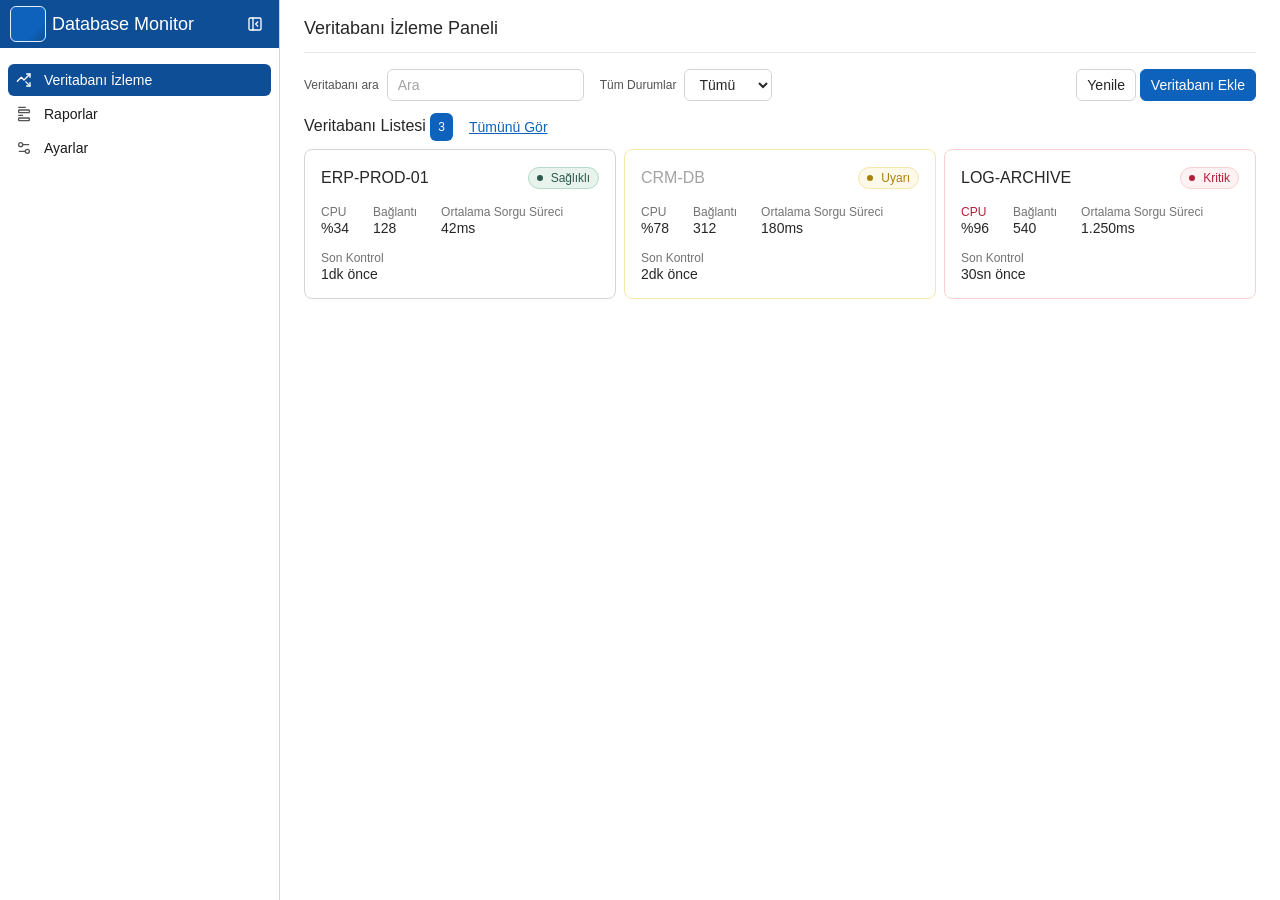
<file: index.html>
<!DOCTYPE html>
<html lang="tr">

<head>
    <meta charset="UTF-8">
    <meta name="viewport" content="width=device-width, initial-scale=1.0">
    <title>Database Monitor</title>
    <link rel="stylesheet" href="css/main.css">

</head>

<body>

    <a href="#main-content" class="skip-link">İçeriğe geç</a>

    <aside class="sidebar">
        <div class="sidebar__top">
            <div class="sidebar__brand">
                <span class="sidebar__logo"></span>
                <p class="sidebar__title">Database Monitor</p>
            </div>

            <input type="checkbox" id="sidebar-collapse" class="sidebar__state">
            <label for="sidebar-collapse" class="sidebar__toggle">
                <svg xmlns="http://www.w3.org/2000/svg" width="24" height="24" viewBox="0 0 24 24" fill="none"
                    stroke="currentColor" stroke-width="2" stroke-linecap="round" stroke-linejoin="round"
                    class="lucide lucide-panel-left-close preview-icon">
                    <rect width="18" height="18" x="3" y="3" rx="2" />
                    <path d="M9 3v18" />
                    <path d="m16 15-3-3 3-3" />
                </svg>
            </label>

        </div>


        <nav>
            <ul class="sidebar__list">
                <li>
                    <a href="index.html" class="sidebar__link" aria-current="page">
                        <span class="sidebar__icon">
                            <svg xmlns="http://www.w3.org/2000/svg" width="24" height="24" viewBox="0 0 24 24"
                                fill="none" stroke="currentColor" stroke-width="2" stroke-linecap="round"
                                stroke-linejoin="round" class="lucide lucide-trending-up-down preview-icon">
                                <path d="M14.828 14.828 21 21" />
                                <path d="M21 16v5h-5" />
                                <path d="m21 3-9 9-4-4-6 6" />
                                <path d="M21 8V3h-5" />
                            </svg>
                        </span>
                        <span class="sidebar__label">Veritabanı İzleme</span>
                    </a>
                </li>

                <li>
                    <a href="reports.html" class="sidebar__link">
                        <span class="sidebar__icon">
                            <svg xmlns="http://www.w3.org/2000/svg" width="24" height="24" viewBox="0 0 24 24"
                                fill="none" stroke="currentColor" stroke-width="2" stroke-linecap="round"
                                stroke-linejoin="round" class="lucide lucide-form preview-icon">
                                <path d="M4 14h6" />
                                <path d="M4 2h10" />
                                <rect x="4" y="18" width="16" height="4" rx="1" />
                                <rect x="4" y="6" width="16" height="4" rx="1" />
                            </svg>
                        </span>
                        <span class="sidebar__label">Raporlar</span>
                    </a>
                </li>

                <li>
                    <a href="settings.html" class="sidebar__link">
                        <span class="sidebar__icon">
                            <svg xmlns="http://www.w3.org/2000/svg" width="24" height="24" viewBox="0 0 24 24"
                                fill="none" stroke="currentColor" stroke-width="2" stroke-linecap="round"
                                stroke-linejoin="round" class="lucide lucide-settings-2 preview-icon">
                                <path d="M14 17H5" />
                                <path d="M19 7h-9" />
                                <circle cx="17" cy="17" r="3" />
                                <circle cx="7" cy="7" r="3" />
                            </svg>
                        </span>
                        <span class="sidebar__label">Ayarlar</span>
                    </a>
                </li>

            </ul>
        </nav>

    </aside>

    <main id="main-content">
        <div class="page-top">
            <header class="page-header">
                <h1>Veritabanı İzleme Paneli</h1>
            </header>

            <div class="toolbar">
                <search>

                    <form class="toolbar__filters">
                        <div class="field">
                            <label for="db-search">Veritabanı ara</label>
                            <input type="search" id="db-search" class="input" placeholder="Ara">
                        </div>

                        <div class="field">

                            <label for="status-filter">Tüm Durumlar</label>
                            <select id="status-filter" class="input">
                                <option value="all">Tümü</option>
                                <option value="healthy">Sağlıklı</option>
                                <option value="warning">Uyarı</option>
                                <option value="critical">Kritik</option>

                            </select>
                        </div>
                        <button type="reset" class="button toolbar__clear">Temizle</button>
                    </form>

                </search>

                <div class="toolbar__actions">
                    <button type="button" class="button">Yenile</button>
                    <button type="button" class="button button--primary">Veritabanı Ekle</button>
                </div>

            </div>
        </div>

        <section>

            <header class="section-header">
                <h2>Veritabanı Listesi <span class="k-chip">3</span></h2>
                <a href="#" class="k-link">Tümünü Gör</a>
            </header>

            <div class="card-grid">

                <article class="card">

                    <div class="card__header">
                        <h3><a href="erp-prod-01.html">ERP-PROD-01</a></h3>
                        <span class="badge badge--healthy">Sağlıklı</span>
                    </div>

                    <dl class="metrics">
                        <div>
                            <dt>CPU</dt>
                            <dd>%34</dd>
                        </div>
                        <div>
                            <dt>Bağlantı</dt>
                            <dd>128</dd>
                        </div>
                        <div>
                            <dt>Ortalama Sorgu Süreci</dt>
                            <dd>42ms</dd>
                        </div>
                    </dl>
                    <dl>
                        <dt>Son Kontrol</dt>
                        <dd><time datetime="2026-10-14T13:37">1dk önce</time></dd>
                    </dl>
                </article>


                <article class="card">

                    <div class="card__header">
                        <h3><a href="crm-db.html" class="card__link--muted">CRM-DB</a></h3>
                        <span class="badge badge--warning">Uyarı</span>
                    </div>

                    <dl class="metrics">
                        <div>
                            <dt>CPU</dt>
                            <dd>%78</dd>
                        </div>
                        <div>
                            <dt>Bağlantı</dt>
                            <dd>312</dd>
                        </div>
                        <div>
                            <dt>Ortalama Sorgu Süreci</dt>
                            <dd>180ms</dd>
                        </div>
                    </dl>

                    <dl>
                        <dt>Son Kontrol</dt>
                        <dd><time datetime="2026-10-14T13:36">2dk önce</time></dd>
                    </dl>

                </article>

                <article class="card">

                    <div class="card__header">
                        <h3><a href="log-archive.html">LOG-ARCHIVE</a></h3>
                        <span class="badge badge--critical">Kritik</span>
                    </div>

                    <dl class="metrics">
                        <div>
                            <dt class="text-error">CPU</dt>
                            <dd>%96</dd>
                        </div>
                        <div>
                            <dt>Bağlantı</dt>
                            <dd>540</dd>
                        </div>
                        <div>
                            <dt>Ortalama Sorgu Süreci</dt>
                            <dd>1.250ms</dd>
                        </div>
                    </dl>
                    <dl>
                        <dt>Son Kontrol</dt>
                        <dd><time datetime="2026-10-14T13:37:30">30sn önce</time></dd>
                    </dl>

                </article>

                <div class="empty-state">
                    <p class="empty-state__title">Henüz izlenen veritabanı yok</p>
                    <p class="empty-state__description">Veritabanı Ekle ile ilk veritabanınızı ekleyin.</p>
                </div>

            </div>

        </section>



    </main>

</body>

</html>
</file>
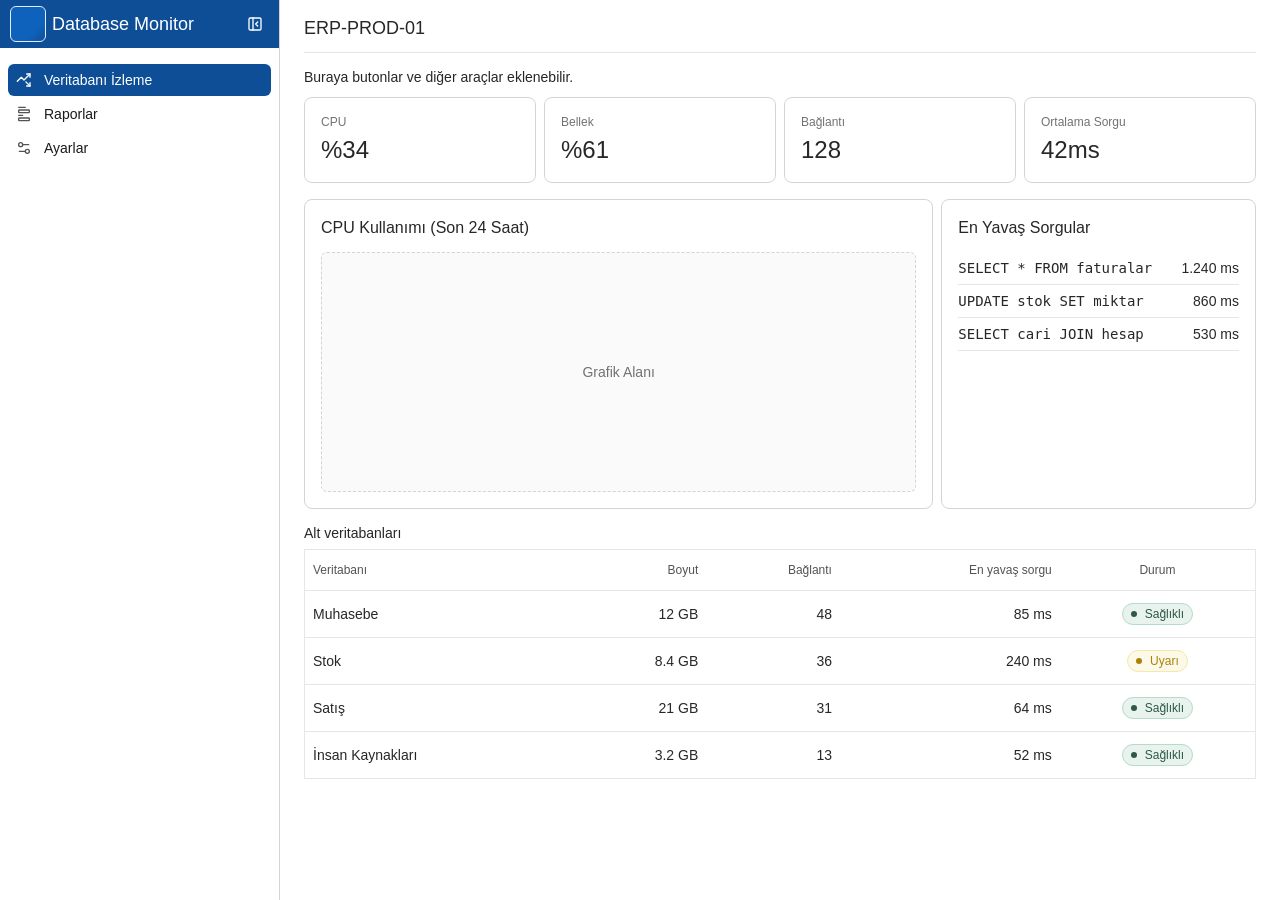
<file: erp-prod-01.html>
<!DOCTYPE html>
<html lang="tr">

<head>
    <meta charset="UTF-8">
    <meta name="viewport" content="width=device-width, initial-scale=1.0">
    <title>ERP-PROD-01</title>
    <link rel="stylesheet" href="css/main.css">


</head>

<body>
    <a href="#main-content" class="skip-link">İçeriğe geç</a>
    <aside class="sidebar">
        <div class="sidebar__top">
            <div class="sidebar__brand">
                <span class="sidebar__logo"></span>
                <p class="sidebar__title">Database Monitor</p>
            </div>

            <input type="checkbox" id="sidebar-collapse" class="sidebar__state">
            <label for="sidebar-collapse" class="sidebar__toggle">
                <svg xmlns="http://www.w3.org/2000/svg" width="24" height="24" viewBox="0 0 24 24" fill="none"
                    stroke="currentColor" stroke-width="2" stroke-linecap="round" stroke-linejoin="round"
                    class="lucide lucide-panel-left-close preview-icon">
                    <rect width="18" height="18" x="3" y="3" rx="2" />
                    <path d="M9 3v18" />
                    <path d="m16 15-3-3 3-3" />
                </svg>
            </label>
            
        </div>

        <nav>
            <ul class="sidebar__list">
                <li>
                    <a href="index.html" class="sidebar__link" aria-current="page">
                        <span class="sidebar__icon">
                            <svg xmlns="http://www.w3.org/2000/svg" width="24" height="24" viewBox="0 0 24 24"
                                fill="none" stroke="currentColor" stroke-width="2" stroke-linecap="round"
                                stroke-linejoin="round" class="lucide lucide-trending-up-down preview-icon">
                                <path d="M14.828 14.828 21 21" />
                                <path d="M21 16v5h-5" />
                                <path d="m21 3-9 9-4-4-6 6" />
                                <path d="M21 8V3h-5" />
                            </svg>
                        </span>
                        <span class="sidebar__label">Veritabanı İzleme</span>
                    </a>
                </li>

                <li>
                    <a href="reports.html" class="sidebar__link">
                        <span class="sidebar__icon">
                            <svg xmlns="http://www.w3.org/2000/svg" width="24" height="24" viewBox="0 0 24 24"
                                fill="none" stroke="currentColor" stroke-width="2" stroke-linecap="round"
                                stroke-linejoin="round" class="lucide lucide-form preview-icon">
                                <path d="M4 14h6" />
                                <path d="M4 2h10" />
                                <rect x="4" y="18" width="16" height="4" rx="1" />
                                <rect x="4" y="6" width="16" height="4" rx="1" />
                            </svg>
                        </span>
                        <span class="sidebar__label">Raporlar</span>
                    </a>
                </li>

                <li>
                    <a href="settings.html" class="sidebar__link">
                        <span class="sidebar__icon">
                            <svg xmlns="http://www.w3.org/2000/svg" width="24" height="24" viewBox="0 0 24 24"
                                fill="none" stroke="currentColor" stroke-width="2" stroke-linecap="round"
                                stroke-linejoin="round" class="lucide lucide-settings-2 preview-icon">
                                <path d="M14 17H5" />
                                <path d="M19 7h-9" />
                                <circle cx="17" cy="17" r="3" />
                                <circle cx="7" cy="7" r="3" />
                            </svg>
                        </span>
                        <span class="sidebar__label">Ayarlar</span>
                    </a>
                </li>

            </ul>
        </nav>

    </aside>

    <main id="main-content">
        <div class="page-top">
            <header class="page-header">
                <h1>ERP-PROD-01</h1>
            </header>
            <div class="toolbar">
                Buraya butonlar ve diğer araçlar eklenebilir.
            </div>
        </div>

        <dl class="stat-grid">
            <div class="card stat">
                <dt class="stat__label">CPU</dt>
                <dd class="stat__value">%34</dd>
            </div>
            <div class="card stat">
                <dt class="stat__label">Bellek</dt>
                <dd class="stat__value">%61</dd>
            </div>
            <div class="card stat">
                <dt class="stat__label">Bağlantı</dt>
                <dd class="stat__value">128</dd>
            </div>
            <div class="card stat">
                <dt class="stat__label">Ortalama Sorgu</dt>
                <dd class="stat__value">42ms</dd>
            </div>

        </dl>

        <div class="detail-layout">
            <section class="card panel">
                <h2 class="panel__title">CPU Kullanımı (Son 24 Saat)</h2>
                <div class="chart-placeholder">Grafik Alanı</div>
            </section>

            <section class="card panel">
                <h2 class="panel__title">En Yavaş Sorgular</h2>
                <ol class="query-list">
                    <li><code>SELECT * FROM faturalar</code><span>1.240 ms</span></li>
                    <li><code>UPDATE stok SET miktar</code><span>860 ms</span></li>
                    <li><code>SELECT cari JOIN hesap</code><span>530 ms</span></li>
                </ol>
            </section>

        </div>

        <table>

            <!-- Table başlığı -->
            <caption>Alt veritabanları</caption>
            <!-- Thead TableHeader sütun başlıkları -->
            <thead>
                <tr>
                    <th scope="col">Veritabanı</th>
                    <th scope="col" class="num">Boyut</th>
                    <th scope="col" class="num">Bağlantı</th>
                    <th scope="col" class="num">En yavaş sorgu</th>
                    <th scope="col" class="center">Durum</th>
                </tr>
            </thead>
            <!-- Tbody TableBody içerik textleri -->
            <tbody>
                <tr>
                    <th scope="row">Muhasebe</th>
                    <td class="num">12 GB</td>
                    <td class="num">48</td>
                    <td class="num">85 ms</td>
                    <td class="center"><span class="badge badge--healthy">Sağlıklı</span></td>
                </tr>

                <tr>
                    <th scope="row">Stok</th>
                    <td class="num">8.4 GB</td>
                    <td class="num">36</td>
                    <td class="num">240 ms</td>
                    <td class="center"><span class="badge badge--warning">Uyarı</span></td>
                </tr>

                <tr>
                    <th scope="row">Satış</th>
                    <td class="num">21 GB</td>
                    <td class="num">31</td>
                    <td class="num">64 ms</td>
                    <td class="center"><span class="badge badge--healthy">Sağlıklı</span></td>
                </tr>

                <tr>
                    <th scope="row">İnsan Kaynakları</th>
                    <td class="num">3.2 GB</td>
                    <td class="num">13</td>
                    <td class="num">52 ms</td>
                    <td class="center"><span class="badge badge--healthy">Sağlıklı</span></td>
                </tr>

            </tbody>
        </table>



    </main>

</body>


</html>
</file>
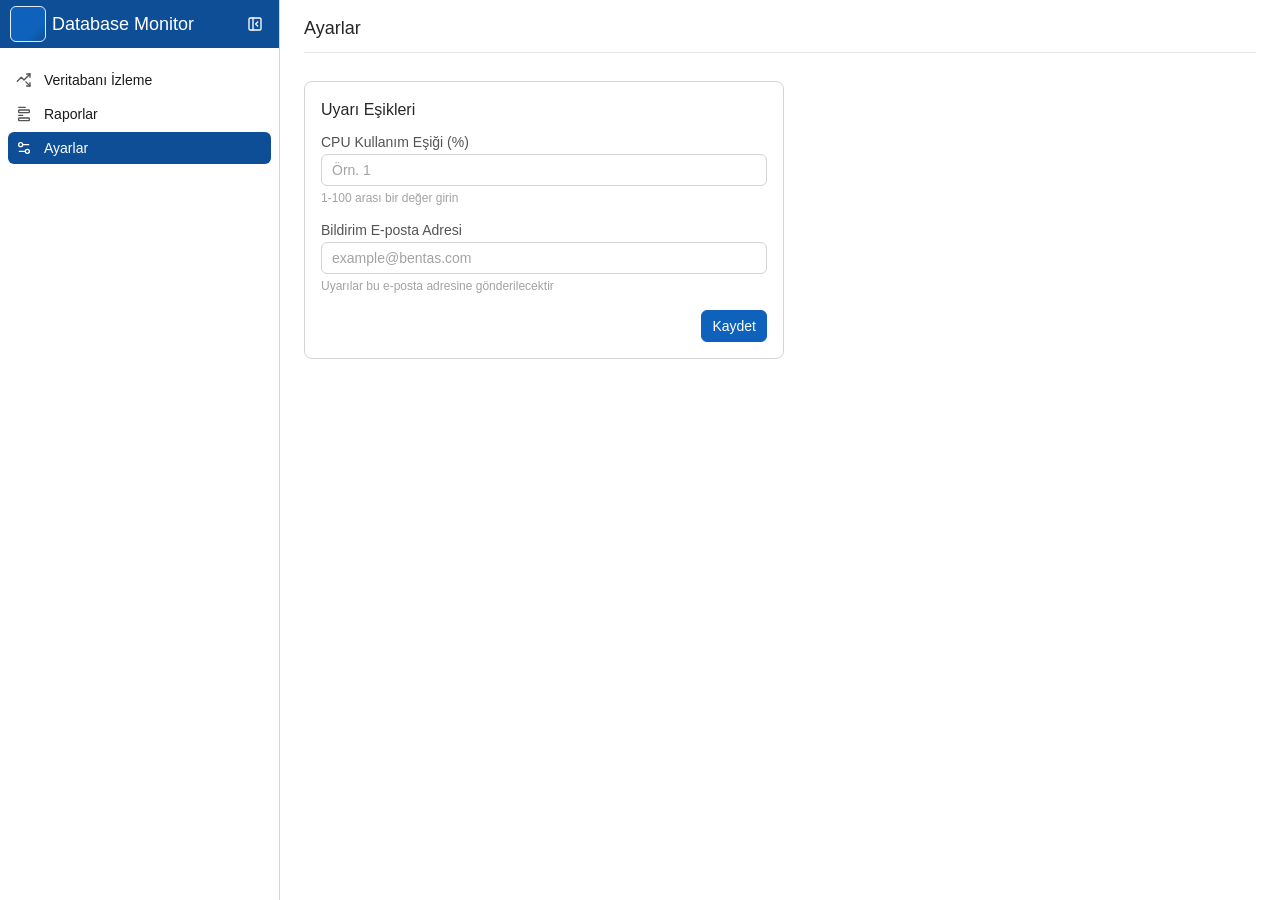
<file: settings.html>
<!DOCTYPE html>
<html lang="tr">

<head>
    <meta charset="UTF-8">
    <meta name="viewport" content="width=device-width, initial-scale=1.0">
    <title>Database Monitor</title>
    <link rel="stylesheet" href="css/main.css">

</head>

<body>

    <a href="#main-content" class="skip-link">İçeriğe geç</a>

    <aside class="sidebar">
        <div class="sidebar__top">
            <div class="sidebar__brand">
                <span class="sidebar__logo"></span>
                <p class="sidebar__title">Database Monitor</p>
            </div>

            <input type="checkbox" id="sidebar-collapse" class="sidebar__state">
            <label for="sidebar-collapse" class="sidebar__toggle">
                <svg xmlns="http://www.w3.org/2000/svg" width="24" height="24" viewBox="0 0 24 24" fill="none"
                    stroke="currentColor" stroke-width="2" stroke-linecap="round" stroke-linejoin="round"
                    class="lucide lucide-panel-left-close preview-icon">
                    <rect width="18" height="18" x="3" y="3" rx="2" />
                    <path d="M9 3v18" />
                    <path d="m16 15-3-3 3-3" />
                </svg>
            </label>

        </div>


        <nav>
            <ul class="sidebar__list">
                <li>
                    <a href="index.html" class="sidebar__link">
                        <span class="sidebar__icon">
                            <svg xmlns="http://www.w3.org/2000/svg" width="24" height="24" viewBox="0 0 24 24"
                                fill="none" stroke="currentColor" stroke-width="2" stroke-linecap="round"
                                stroke-linejoin="round" class="lucide lucide-trending-up-down preview-icon">
                                <path d="M14.828 14.828 21 21" />
                                <path d="M21 16v5h-5" />
                                <path d="m21 3-9 9-4-4-6 6" />
                                <path d="M21 8V3h-5" />
                            </svg>
                        </span>
                        <span class="sidebar__label">Veritabanı İzleme</span>
                    </a>
                </li>

                <li>
                    <a href="reports.html" class="sidebar__link">
                        <span class="sidebar__icon">
                            <svg xmlns="http://www.w3.org/2000/svg" width="24" height="24" viewBox="0 0 24 24"
                                fill="none" stroke="currentColor" stroke-width="2" stroke-linecap="round"
                                stroke-linejoin="round" class="lucide lucide-form preview-icon">
                                <path d="M4 14h6" />
                                <path d="M4 2h10" />
                                <rect x="4" y="18" width="16" height="4" rx="1" />
                                <rect x="4" y="6" width="16" height="4" rx="1" />
                            </svg>
                        </span>
                        <span class="sidebar__label">Raporlar</span>
                    </a>
                </li>

                <li>
                    <a href="settings.html" class="sidebar__link" aria-current="page">
                        <span class="sidebar__icon">
                            <svg xmlns="http://www.w3.org/2000/svg" width="24" height="24" viewBox="0 0 24 24"
                                fill="none" stroke="currentColor" stroke-width="2" stroke-linecap="round"
                                stroke-linejoin="round" class="lucide lucide-settings-2 preview-icon">
                                <path d="M14 17H5" />
                                <path d="M19 7h-9" />
                                <circle cx="17" cy="17" r="3" />
                                <circle cx="7" cy="7" r="3" />
                            </svg>
                        </span>
                        <span class="sidebar__label">Ayarlar</span>
                    </a>
                </li>

            </ul>
        </nav>

    </aside>

    <main id="main-content">
        <div class="page-top">
            <header class="page-header">
                <h1>Ayarlar</h1>
            </header>
        </div>

        <section>

            <section class="card panel settings-panel">
                <h2 class="panel__title">Uyarı Eşikleri</h2>

                <form class="form">
                    <div class="form-field">
                        <label for="cpu-threshold" class="form-field__label">CPU Kullanım Eşiği (%)</label>
                        <input type="number" id="cpu-threshold" class="input" placeholder="Örn. 1" min="1" max="100" required>
                        <p class="form-field__hint">1-100 arası bir değer girin</p>
                        <p class="form-field__error">1-100 arası bir değer girin</p>
                    </div>

                    <div class="form-field">
                        <label for="alert-email" class="form-field__label">Bildirim E-posta Adresi</label>
                        <input type="email" id="alert-email" class="input" placeholder="example@bentas.com" required>
                        <p class="form-field__hint">Uyarılar bu e-posta adresine gönderilecektir</p>
                        <p class="form-field__error">Geçerli bir e-posta adresi girin</p>
                    </div>

                    <div class="form__actions">
                        <button type="submit" class="button button--primary">Kaydet</button>
                    </div>
                </form>
            </section>

        </section>



    </main>

</body>

</html>
</file>
<file: css/main.css>
@layer vendor, tokens, base, components, utilities;

@import url("vendor.css") layer(vendor);
@import url("tokens.css") layer(tokens);
@import url("base.css") layer(base);
@import url("components.css") layer(components);
@import url("utilities.css") layer(utilities);
</file>
